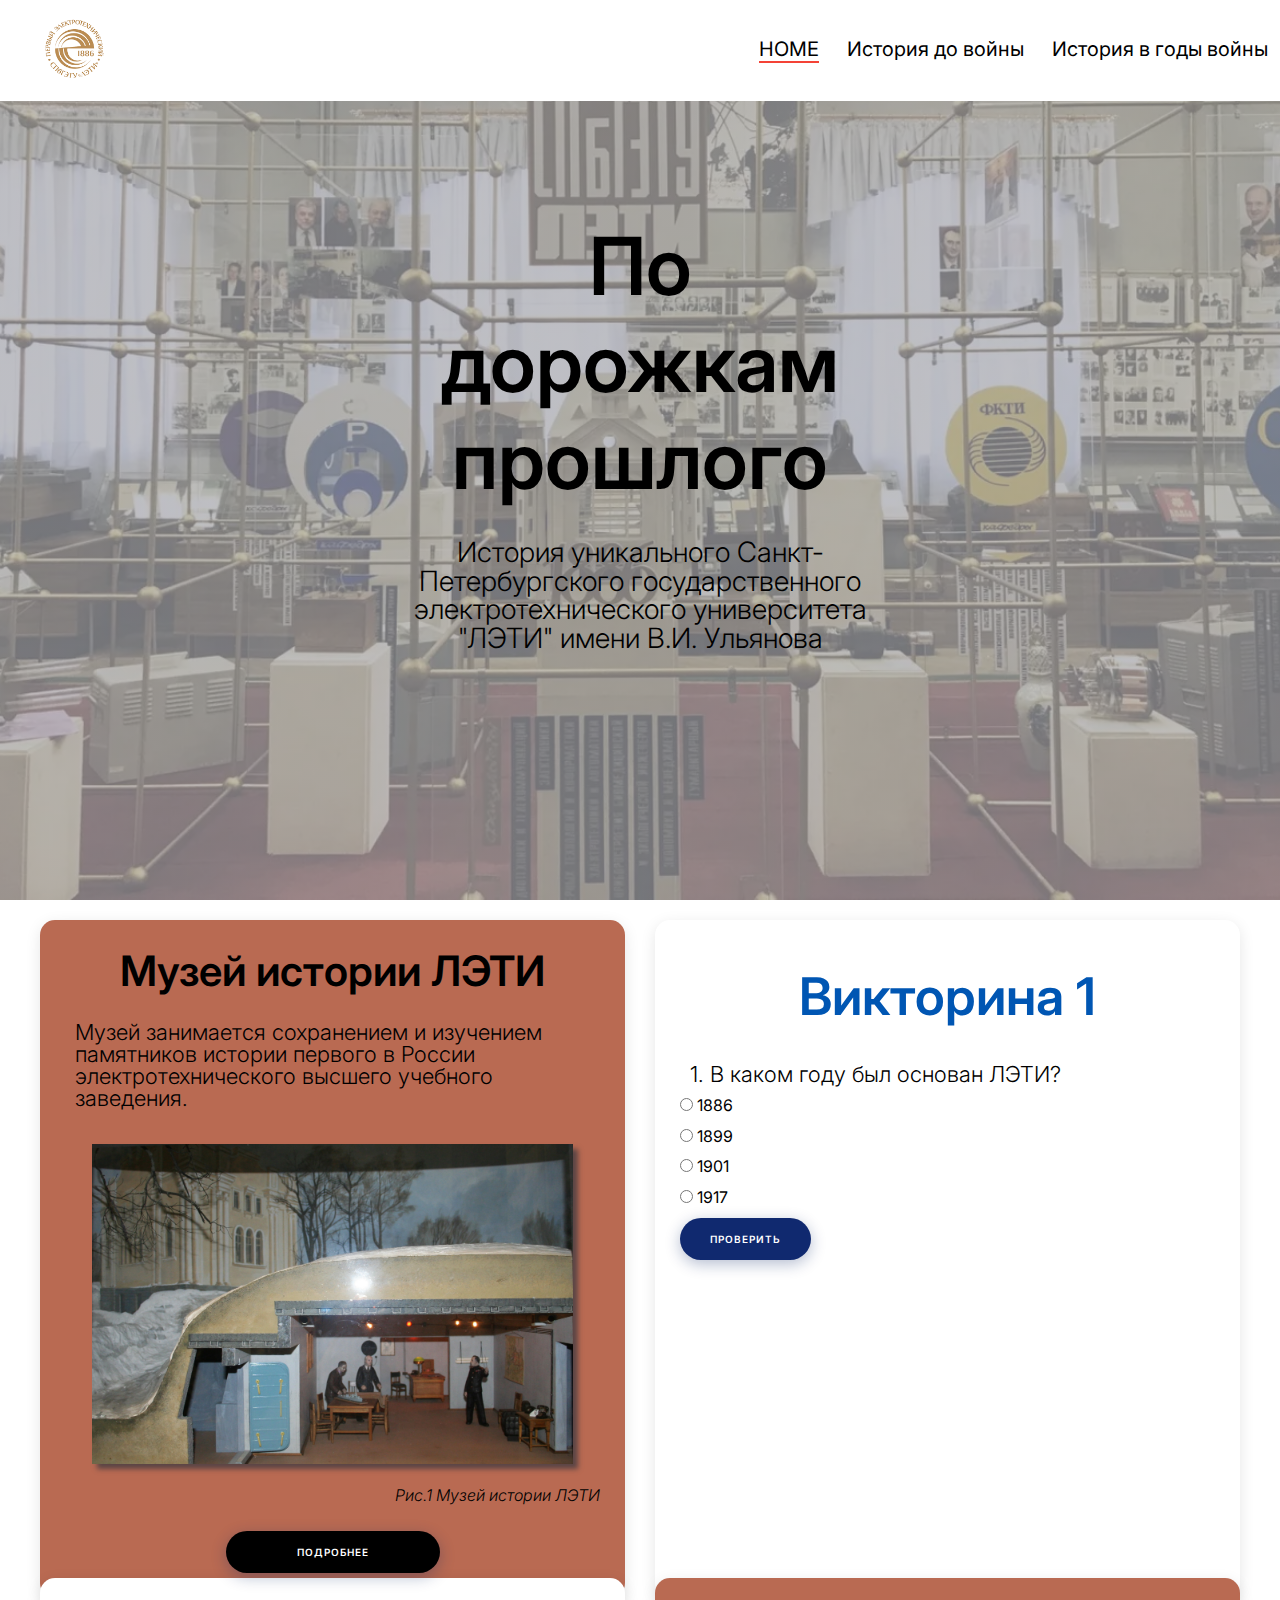
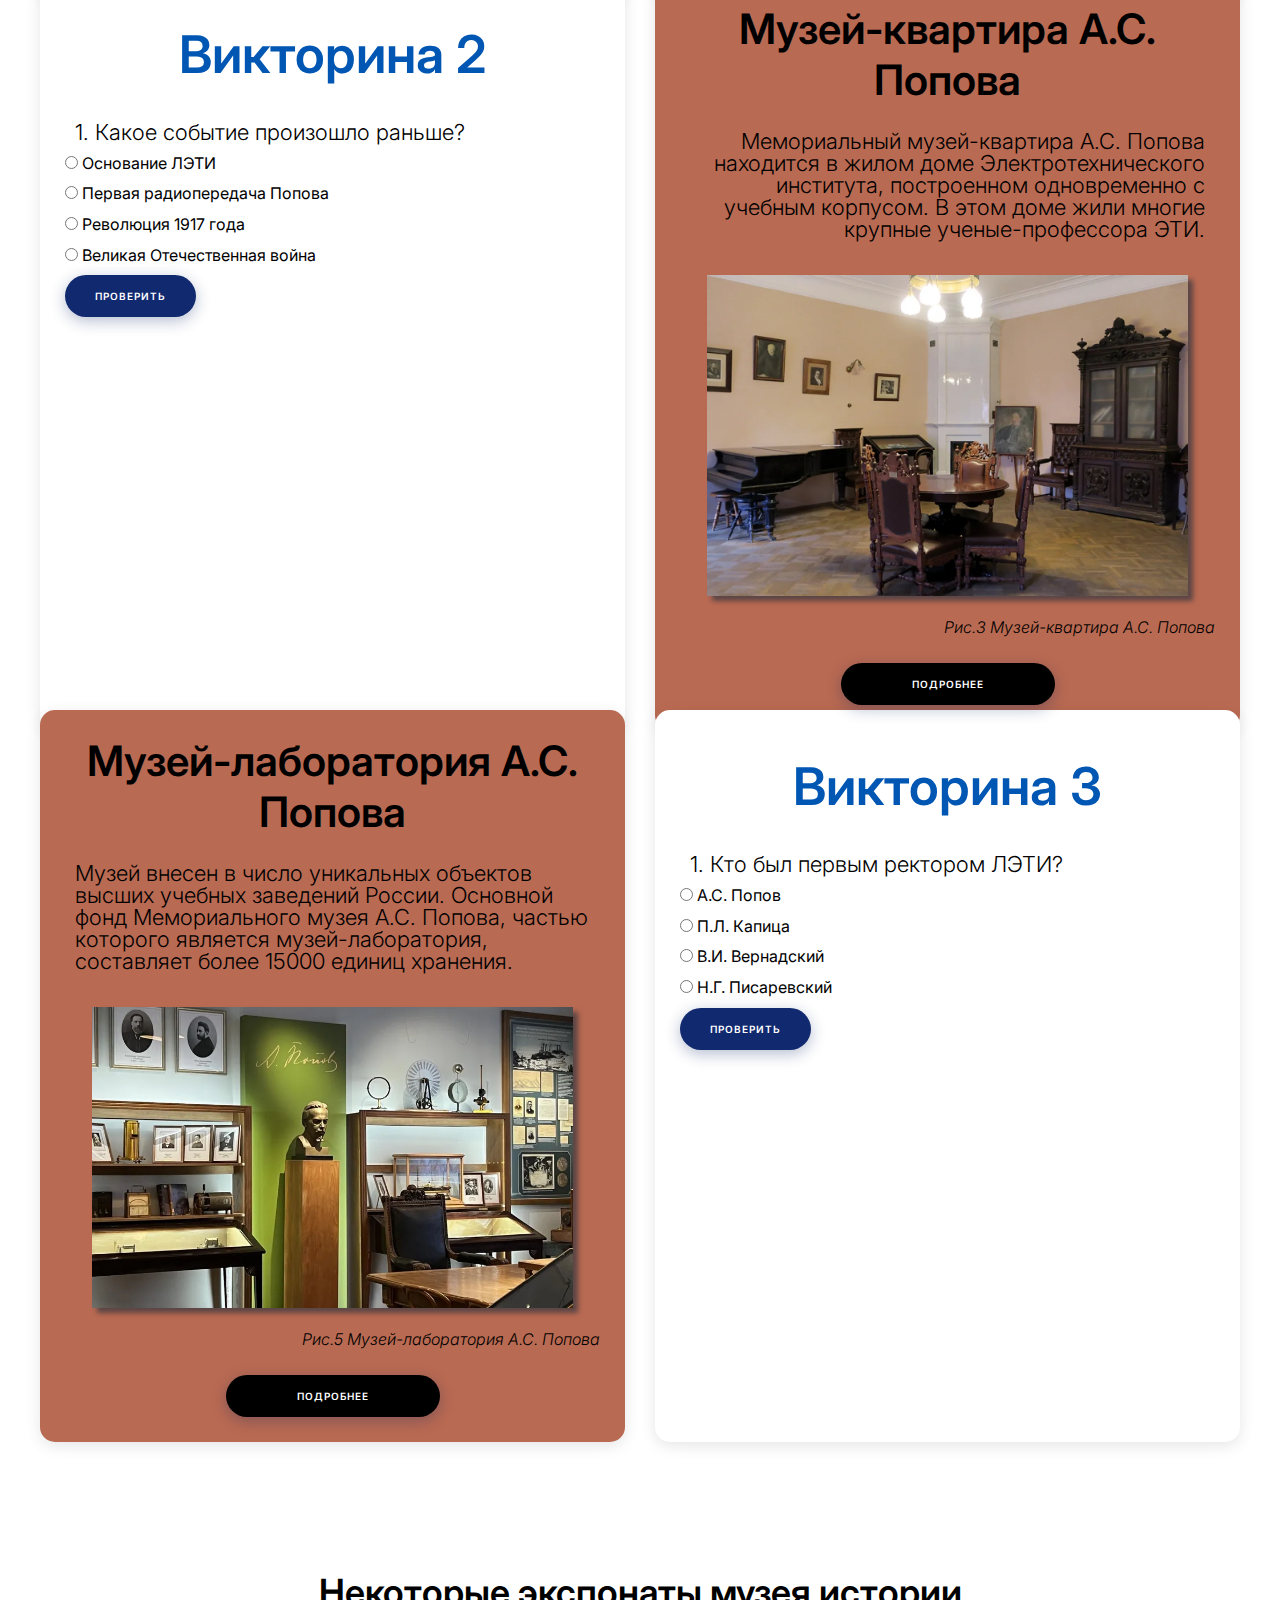
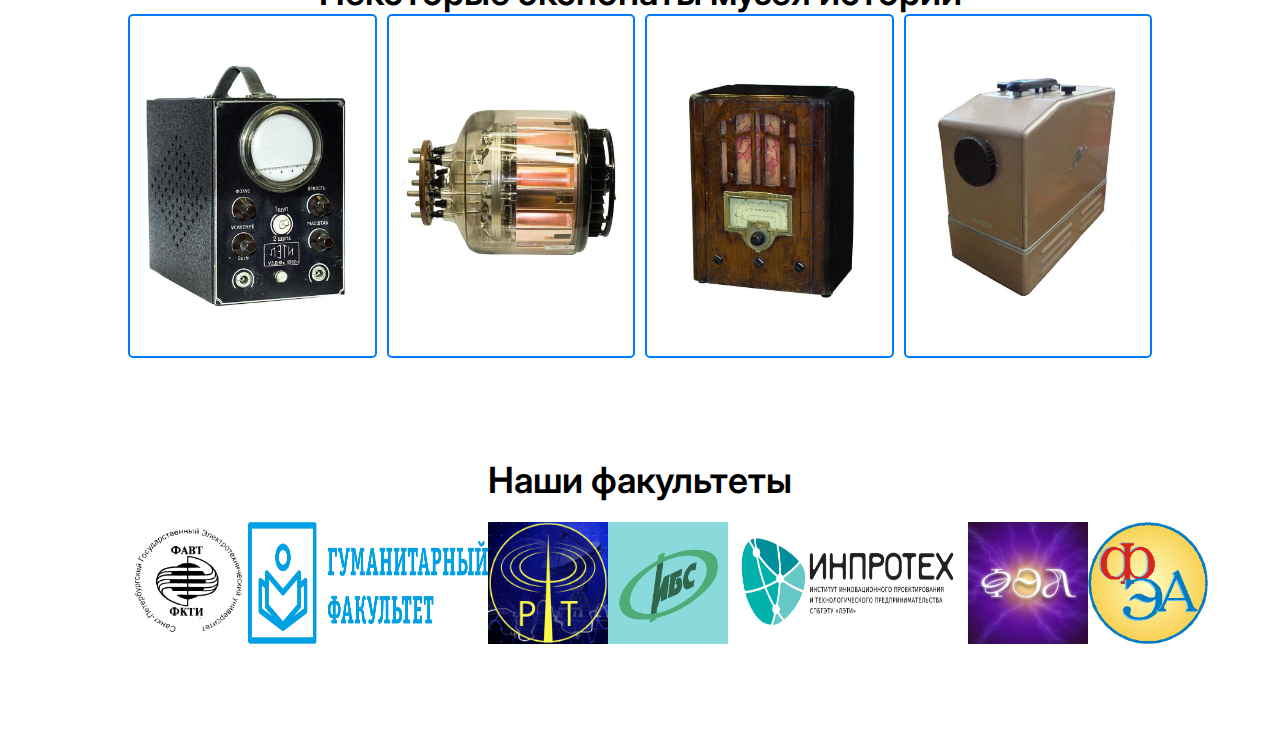
<file: index.html>
<!DOCTYPE html>
<html>
<head>
    <meta name="viewport" content="with-device-width, initial-scale=1.0">
    <title>Elhistory</title>
    <link rel="stylesheet" href="styles/style.css">
    <link rel="preconnect" href="https://fonts.googleapis.com">
    <link rel="preconnect" href="https://fonts.gstatic.com" crossorigin>
    <link href="https://fonts.googleapis.com/css2?family=Inter:ital,opsz,wght@0,14..32,100..900;1,14..32,100..900&display=swap" rel="stylesheet">
</head>
<body>
    <div class="header-wrapper">
        <div class="header">
            <nav>
                <a href="index.html"><img src="images/logo_leti.png"></a>
                <div class="nav-links" id = "navLinks">
                    <ul>
                        <li id="active"><a href="index.html">HOME</a></li>
                        <li><a href="beforewar.html">История до войны</a></li>
                        <li><a href="warhistory.html">История в годы войны</a></li>
                    </ul>
                </div>
            </nav>

            <div class="text-box">
                <h3>По дорожкам прошлого</h3>
                <p>История уникального Санкт-Петербургского государственного 
                    электротехнического университета "ЛЭТИ" имени В.И. Ульянова
                </p>
            </div>
        </div>
    </div>
    
    <!--- leti-->
    <div class="card-container">
        <!-- Ряд 1 -->
        <div class="item-row">
            <div class="card-item">
                <div class="card" id="card1">
                    <h2>Музей истории ЛЭТИ</h2>
                    <p>Музей занимается сохранением и изучением памятников истории первого в России электротехнического высшего учебного заведения.</p>
                    <img src="images/muzej-istorii.jpg">
                    <p class="img-description">Рис.1 Музей истории ЛЭТИ</p>

                    <button class="card-btn openPopup" id="openPopup1"><a href="#">Подробнее</a></button>
                </div>
            </div>
            <div class="popup" id="popup1">
                <div class="popup-content">
                    <span class="close-btn closePopup" id="closePopup1">&times;</span>
                    <h2>Музей истории ЛЭТИ</h2>
                    <img src="images/bg.jpg">
                    <p class="img-description">Рис.2 Музей истории ЛЭТИ</p>
                    <p>На площади 120 м2 представлены документы и экспонаты, свидетельствующие об основных этапах развития и 
                        становления вуза, а также наиболее значимых событиях в развитии электротехнической науке России. 
                        Всего в фонде музея хранится более 44000 предметов, документов и фотоматериалов.</p>
                </div>
            </div>
            <div class="quiz-item">
                <div class="quiz-card" id="quiz1-container">
                    <h3>Викторина 1</h3>
                    <div class="quiz-content" id="quiz1"></div>
                    <button class="quiz-btn" onclick="checkAnswers('quiz1')">Проверить</button>
                    <div class="quiz-result" id="result1"></div>
                </div>
            </div>
        </div>
    
        <!-- Ряд 2 -->
        <div class="item-row">
            <div class="quiz-item">
                <div class="quiz-card" id="quiz2-container">
                    <h3>Викторина 2</h3>
                    <div class="quiz-content" id="quiz2"></div>
                    <button class="quiz-btn" onclick="checkAnswers('quiz2')">Проверить</button>
                    <div class="quiz-result" id="result2"></div>
                </div>
            </div>
            <div class="card-item">
                <div class="card" id="card2">
                    <h2>Музей-квартира А.С. Попова</h2>
                    <p>Мемориальный музей-квартира А.С. Попова находится в жилом доме Электротехнического института, построенном одновременно с 
                        учебным корпусом. В этом доме жили многие крупные ученые-профессора ЭТИ.</p>
                    <img src="images/kvpopova.jpg" alt="">
                    <p class="img-description">Рис.3 Музей-квартира А.С. Попова</p>
                    <button class="card-btn openPopup" id="openPopup2"><a href="#">Подробнее</a></button>
                </div>
            </div>
            <div class="popup" id="popup2">
                <div class="popup-content">
                    <span class="close-btn closePopup" id="closePopup2">&times;</span>
                    <h2>Музей-квартира А.С. Попова</h2>
                    <img src="images/kvpopova(2).jpg">
                    <p class="img-description">Рис.4 Музей-квартира А.С. Попова</p>
                    <p>В музее-квартире несомненный интерес представляет бытовая коллекция, в которую входит обстановка домашнего кабинета ученого, 
                        гостиной, столовой и спальной комнаты. Часть демонстрируемых предметов была передана в музей членами семьи Поповых, часть – 
                        подарена музею семьями их коллег и друзей.</p>
                </div>
            </div>
        </div>
    
        <!-- Ряд 3 -->
        <div class="item-row">
            <div class="card-item">
                <div class="card">
                    <h2>Музей-лаборатория А.С. Попова</h2>
                    <p>Музей внесен в число уникальных объектов высших учебных заведений России. Основной фонд Мемориального музея А.С. Попова, 
                        частью которого является музей-лаборатория, составляет более 15000 единиц хранения.</p>
                        <img src="images/muzej-laboratoriya-2025.jpg" alt="">
                        <p class="img-description">Рис.5 Музей-лаборатория А.С. Попова</p>
                    <button class="card-btn openPopup" id="openPopup3"><a href="#">Подробнее</a></button>
                </div>
            </div>
            <div class="quiz-item">
                <div class="quiz-card" id="quiz3-container">
                    <h3>Викторина 3</h3>
                    <div class="quiz-content" id="quiz3"></div>
                    <button class="quiz-btn" onclick="checkAnswers('quiz3')">Проверить</button>
                    <div class="quiz-result" id="result3"></div>
                </div>
            </div>
            <div class="popup" id="popup3">
                <div class="popup-content">
                    <span class="close-btn closePopup" id="closePopup3">&times;</span>
                    <h2>Музей-лаборатория А.С. Попова</h2>
                    <img src="images/muzej-laboratoriya-2025(3).jpg">
                    <p class="img-description">Рис.6 Музей-лаборатория А.С. Попова</p>
                    <p> В экспозиции демонстрируется более 30 уникальных экспонатов: измерительные приборы, 
                        лабораторное оборудование, образцы серийной аппаратуры беспроволочного телеграфирования.
                        12 образцов аппаратуры, демонстрируемых в экспозиции, сертифицированы как памятники науки и техники 1-й категории. 
                        Сертификаты выданы экспертным советом при Государственном Политехническом музее.</p>
                </div>
            </div>
        </div>    
    </div>
    
    <!--exhibits-->
<div class="exhibits">
    <h1>Некоторые экспонаты музея истории</h1>
    <div class="row">
        <div class="exhibits-col">
            
            <div class="device">
            <img src="images/UZD-10.jpg" class="openPopup" id="openPopup4">
            </div>
            
            <div class="device">
            <img src="images/GMI-25a.jpg" class="openPopup" id="openPopup5">
            </div>
            
            <div class="device">
            <img src="images/6h-1.jpg" class="openPopup" id="openPopup6">
            </div>

            <div class="device">
            <img src="images/Leti-60.jpg" class="openPopup" id="openPopup7">
            </div>     
        </div>
    </div>
</div>

<!---------расписываем музейные экспонаты--------->
<div class="popup" id="popup4">
    <div class="popup-content exhibit">     
        <span class="close-btn closePopup" id="closePopup4">&times;</span>
        <h2>Ультразвуковой дефектоскоп УЗД-10</h2>
            <img src="images/UZD-10.jpg">
            <p>Предназначен для обнаружения несплошностей и неоднородностей в изделии, определения их координат, 
                размеров и характера путем излучения импульсов ультразвуковых колебаний, приема и регистрации отраженных от неоднородностей 
                эхо-сигналов. Подарочный макет ультразвукового дефектоскопа содержит латунную табличку с надписью 
                «Изобретателю и научному руководителю Сергею Яковлевичу Соколову, 
                в день 25-летия со дня создания Ультразвуковой дефектоскопии от работников кафедры Электроакустики ЛЭТИ 17 ноября 1952 г.»</p>
    </div>
</div>

<div class="popup" id="popup5">
    <div class="popup-content exhibit">
        <span class="close-btn closePopup" id="closePopup5">&times;</span>
        <h2>Импульсный модуляторный тетрод ГМИ-25А</h2>
        <img src="images/GMI-25a.jpg">
        <p>Импульсный модуляторный тетрод предназначен для работы в импульсных модуляторах, 
            а также в качестве регулирующего элемента в электронных стабилизаторах. Прибор разработан на заводе «Светлана» (1969) 
            под руководством выпускницы ЛЭТИ (1939) Г. М. Московской (1916-1975). В 1966 за создание особо мощных генераторных и модуляторных 
            приборов Галине Михайловне Московской присвоено звание Героя Социалистического Труда.</p>
    </div>
</div>

<div class="popup" id="popup6">
    <div class="popup-content exhibit">
        <span class="close-btn closePopup" id="closePopup6">&times;</span>
        <h2>Радиоприемник 6H-1</h2>
        <img src="images/6h-1.jpg">
        <p>Радиоприёмник сетевой ламповый "6Н-1" ( 6-ти ламповый, Настольный, 1-я модель). Основой для разработки стал приёмник RCA Victor "6Т2". 
            "6Н-1" супергетеродин второго класса, рассчитанный на питание от сети переменного тока 110, 127, 220 вольт. 
            Диапазоны волн: ДВ "X" - 150...420 кгц, СВ "А" - 520...1600 кгц и КВ "С" - 5,8...20 мгц. Номинальная выходная мощность УНЧ приёмника 
            2 вт, максимальная (с искажениями до 15%) 4 вт. Потребляемая мощность ~ 70 вт. ПЧ равна 460 кгц. Передан в дар музею семьей 
            А. Б. Крайчика.</p>
        </div>
</div>

<div class="popup" id="popup7">
    <div class="popup-content exhibit">
        <span class="close-btn closePopup" id="closePopup7">&times;</span>
        <h2>Проекционный аппарат диафильмов ЛЭТИ-60</h2>
        <img src="images/Leti-60.jpg">
        <p> Предназначен для демонстрации на экране диафильмов и диапозитивов с кадрами размером 18х24 мм и 24х36 мм, 
            иллюстрирующими лекции и доклады. Прибор экспонировался на выставке достижений народного хозяйства СССР в 1961 году.</p>
        </div>
</div>

    
    
    
    <!---Leti_fac---->
    <div class="course">
        <h1>Наши факультеты</h1>
        <div class = "faculties">
            <img src="images/fkti.png">
            <img src="images/gf.png" id="gf">
            <img src="images/frt.png">
            <img src="images/fibs.jpg">
            <img src="images/inproteh.jpg" id="inproteh">
            <img src="images/fel.jpg">
            <img src="images/fea.jpg">
        </div>
    </div>

    <script src="script.js">


    </script>
</body>
</html>
</file>
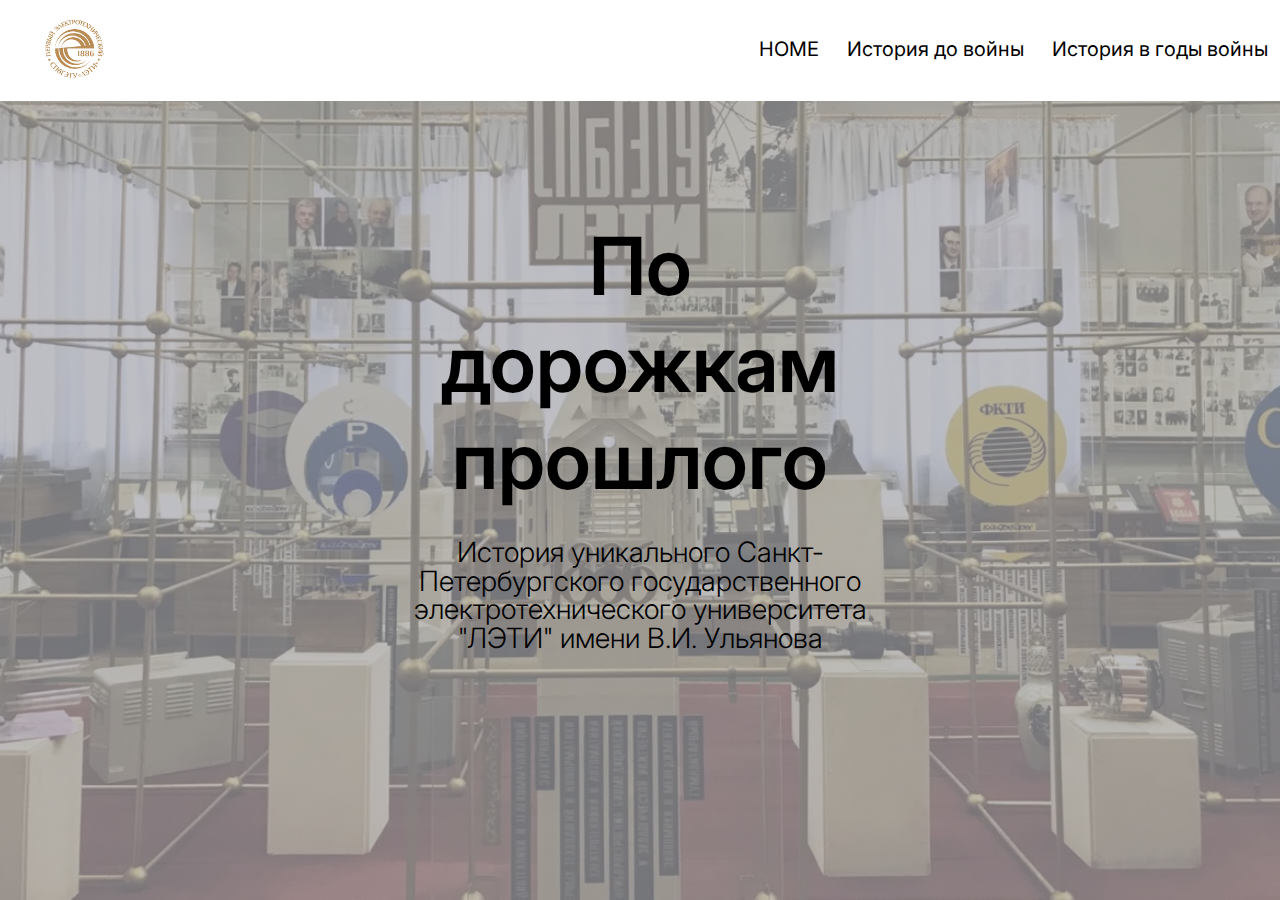
<file: nowadays.html>
<!DOCTYPE html>
<html>
<head>
    <meta name="viewport" content="with-device-width, initial-scale=1.0">
    <title>Elhistory</title>
    <link rel="stylesheet" href="styles/style.css">
    <link rel="preconnect" href="https://fonts.googleapis.com">
    <link rel="preconnect" href="https://fonts.gstatic.com" crossorigin>
    <link href="https://fonts.googleapis.com/css2?family=Inter:ital,opsz,wght@0,14..32,100..900;1,14..32,100..900&display=swap" rel="stylesheet">
</head>
<body>
    <div class="header-wrapper">
        <div class="header">
            <nav>
                <a href="index.html"><img src="images/logo_leti.png"></a>
                <div class="nav-links" id = "navLinks">
                    <ul>
                        <li><a href="index.html">HOME</a></li>
                        <li><a href="beforewar.html">История до войны</a></li>
                        <li><a href="warhistory.html">История в годы войны</a></li>
                    </ul>
                </div>
            </nav>

            <div class="text-box">
                <h3>По дорожкам прошлого</h3>
                <p>История уникального Санкт-Петербургского государственного 
                    электротехнического университета "ЛЭТИ" имени В.И. Ульянова
                </p>
            </div>
        </div>
    </div>

    <script src="script.js">
    </script>
</body>
</html>
</file>
<file: styles/style.css>
.inter-500 {
    font-family: "Inter", sans-serif;
    font-optical-sizing: auto;
    font-weight: 500;
    font-style: normal;
}
#active::after{
    content: '';
    width: 100%;
    height: 2px;
    background: #f44336;
    display: block;
    margin: auto;   
}
*{
    margin: 0;
    padding: 0;
    font-family: "Inter", sans-serif;
}

.header-wrapper{
    display: flex;
    align-items: center;
    margin-left: auto;
    margin-right: auto;
}
.header{
    min-height: 100vh;
    width: 100%;
    background: linear-gradient(rgba(162, 163, 171, 0.7), rgba(162, 163, 171, 0.7)), url(../images/bg.jpg);
    background-position: center;
    background-size: cover;
    position: relative;
}
nav{
    position: fixed;
    width: 100%;
    background-color: #fff;
    display: flex;
    justify-content: space-between;
    align-items: center;
    z-index: 100;
}
nav img{
    width: 150px;
}
.nav-links{
    flex: 1;
    text-align: right;
}
.nav-links ul li{
    list-style: none;
    display: inline-block;
    padding: 8px 12px;
    position: relative;
}
.nav-links ul li a{
    color: #000;
    text-decoration: none;
    font-size: 20px;
}
.nav-links ul li::after{
    content: '';
    width: 0%;
    height: 2px;
    background: #f44336;
    display: block;
    margin: auto;
    transition: 0.5s;
}
.nav-links ul li:hover::after{
    width: 100%;
}

.text-box{
    width: 40%;
    color: #000;
    font-size: 24px;
    position: absolute;
    text-align: center;
    top: 50%;
    left: 50%;
    transform: translate(-50%, -50%);
}
.text-box h3{
    font-size: 80px;
}
.text-box p{
    margin:10px 0 40px;
    font-size: 28px;
    line-height: 102%;
    color:#000;
}
.hero-btn{
    display: inline-block;
    text-decoration: none;
    color: #fff;
    border: 1px solid #fff;
    padding: 12px 34px;
    font-size: 13px;
    background: transparent;
    position: relative;
    cursor: pointer;
}
.hero-btn:hover{
    border: 1px solid #0069ba;
    background: #0069ba;
    transition: 1s;

}

h3 {
    font-size: 52px;
    padding: 10px;
}

.nav fa{
    display: none;
}

/*--- Leti---*/
.course{
    width: 80%;
    margin: auto;
    text-align: center;
    padding-top: 100px;
}
h1{
    font-size: 36px;
    font-weight: 600;
}

h2{
    font-size: 42px;
    font-weight: 600;
}

p{
    color: black;
    font-style: inherit;
    font-size: 22px;
    font-weight: 300;
    line-height: 22px;
    padding: 10px;
}

button {
    display: inline-block;
    padding: 15px 30px;
    background-color: #000000;
    color: white;
    border: none;
    border-radius: 50px;
    text-decoration: none;
    font-size: 10px;
    font-weight: 600;
    text-transform: uppercase;
    letter-spacing: 1px;
    cursor: pointer;
    position: relative;
    overflow: hidden;
    transition: all 0.4s ease-out;
    box-shadow: 0 4px 15px rgba(10, 36, 99, 0.3);
    text-align: center;
    text-decoration: none;
    min-width: 120px;
}

button:active {
    transform: translateY(-1px);
    box-shadow: 0 5px 15px rgba(10, 36, 99, 0.5);
}

button:focus:not(:active)::after {
    animation: ripple 0.6s ease-out;
}

@keyframes ripple {
    0% {
        transform: scale(0, 0);
        opacity: 0.5;
    }
    100% {
        transform: scale(20, 20);
        opacity: 0;
    }
}

button:hover::before {
    content: "";
    position: absolute;
    top: 0;
    left: 0;
    right: 0;
    bottom: 0;
    border-radius: 50px;
    background: radial-gradient(circle at center, rgba(255, 255, 255, 0.33) 0%, transparent 70%);
    animation: pulse 2s infinite;
}

@keyframes pulse {
    0% {
        transform: scale(0.95);
        opacity: 0.7;
    }
    70% {
        transform: scale(1.05);
        opacity: 0.4;
    }
    100% {
        transform: scale(0.95);
        opacity: 0.7;
    }
}

/* Faculties */

.faculties{ 
    padding-top: 20px;
    padding-bottom: 100px;
    display: flex;
    justify-content: space-around;
    width: 100%;
}
.faculties img{
    max-width: 120px;
}

#gf{
    max-width: 240px;
    flex: 2 1;
}

#inproteh{
    max-width: 240px;
    flex: 2 1;
}

.card-container {
    max-width: 1200px;
    margin: 0 auto;
    padding: 20px;
}

.item-row {
    display: flex;
    margin-bottom: 30px;
    gap: 30px;
}

.card-item, .quiz-item {
    flex: 1;
    min-width: 0;
}

/* Стили карточек */
.card {
    background: rgb(185, 106, 82);
    border-radius: 15px;
    box-shadow: 0 4px 15px rgba(0, 0, 0, 0.1);
    padding: 25px;
    height: 100%;
    display: flex;
    flex-direction: column;
    transition: transform 0.3s ease;
}

#card2{
    text-align: right;
}

.card img{
    box-shadow:5px 5px 5px #5b4545;
    transition: 0.5s;
    width: 90%;
    margin-left: auto;
    margin-right: auto;
}

.card img:hover{
    transform: scale(1.1);
}

.img-description{
    margin: 0 0 0 0;
    padding: 20px 0 0 0;
    font-size: 16px;
    font-style: italic;
    text-align: right;
}

.card:hover {
    transform: translateY(-5px);
}

.card h2 {
    color: #000000;
    margin-bottom: 15px;
    text-align: center;
}

.card p {
    flex-grow: 1;
}
.card-btn {
    width: 40%;
    margin-left: auto;
    margin-right: auto;
}
.card-btn a{
    text-decoration: none;
    color: #fff
}

/* popups */
.popup {
    display: none;
    position: fixed;
    top: 0;
    left: 0;
    width: 100%;
    height: 100%;
    background: rgba(0, 0, 0, 0.7);
    z-index: 1000;
    justify-content: center;
    align-items: center;
    margin-right: auto;
    margin-left: auto;
  }
  
  .popup img{
    box-shadow:5px 5px 5px #5b4545;
    transition: 0.5s;
    margin-top: 10px;
    margin-bottom: 10px;
    width: 90%;
  }
  .popup img:hover{
    transform: scale(1.1);
}

  .popup-content {
    background: white;
    padding: 20px;
    border-radius: 8px;
    max-width: 500px;
    width: 90%;
    position: relative;
    display: flex;
    flex-direction: column;
    justify-content: center;
    align-items: center; 
   
  }
  
  .close-btn {
    position: absolute;
    top: 10px;
    right: 15px;
    font-size: 24px;
    cursor: pointer;
  }
  
  .close-btn:hover {
    color: red;
  }
/* Quiz */

.quiz-card {
    background: white;
    border-radius: 15px;
    box-shadow: 0 4px 15px rgba(0, 0, 0, 0.1);
    padding: 25px;
    height: 100%;
    transition: transform 0.3s ease;
}

.quiz-card:hover {
    transform: translateY(-5px);
}

.quiz-card h3 {
    color: #0056b3;
    margin-bottom: 15px;
    text-align: center;
}

.quiz-questions {
    display: flex;
    flex-direction: column;
}

.quiz-questions label{
    padding-bottom: 2%;
}

@media (max-width: 700px) {
    .item-row {
        flex-direction: column;
    }
    
    .card-item, .quiz-item {
        width: 100%;
    }
    
    .item-row:nth-child(even) {
        flex-direction: column-reverse;
    }
}

.quiz-btn {
    background-color: #10296f;
}


.quiz-btn:hover {
    background-color: #1e3b8a;
    transform: translateY(-3px);
    box-shadow: 0 7px 20px rgba(10, 36, 99, 0.4);
}

h3{
    text-align: center;
    font-weight: 600;
    margin: 10px 0;
}
.course-col:hover{
    box-shadow: 0 0 20px 0px rgba(0,0,0,0.2);
}
@media(max-width:700px) {
    .row{
        flex-direction: column;
    }
}

/*--------экспонаты---------*/
.exhibits{
    width: 80%;
    margin: auto;
    text-align: center;
    padding-top: 10%;
}
.exhibits-col{
    display: flex; 
    gap: 10px;
}
.exhibits-col img{
    max-width: 100%; 
    height: auto; 
    border-radius: 5px; 
}
.device {
    height: auto; 
    border: 2px solid #007bff; 
    border-radius: 5px; 
    transition: transform 0.3s, box-shadow 0.3s; 
}

.device:hover {
    transform: scale(1.05); 
    box-shadow: 0 4px 15px rgba(2, 88, 180, 0.907); 
}

.exhibit{
    display: block;
    position: fixed; 
    width: 100%;
    height: 100%;
    overflow: auto;
    background-color: rgba(0, 0, 0, 0.7);
    background-color: #fff;
    margin-right: auto;
    margin-left: auto;
    padding: 20px;
    border: 1px solid #888;
    width: 80%;
    max-width: 600px;
    border-radius: 10px;
    box-shadow: 0 4px 8px rgba(0, 0, 0, 0.2);
    max-height: 90vh;
}
.exhibit img{
    max-width: 50%;
    height: auto;
    border-radius: 5px;
}
.exhibit img:hover{
    transform: scale(1.0);
}
/*WARHISTORY*/
.war-image{
    max-width: 100%;  
    height: auto;
    display: block;  
    margin: 20px auto; 
    border-radius: 8px; 
    box-shadow: 0 4px 8px rgba(0, 0, 0, 0.1);
}
.war-image-2{
    max-width: 100%;  
    height: auto;
    display: block;  
    margin: 20px auto; 
    border-radius: 8px; 
    box-shadow: 0 4px 8px rgba(0, 0, 0, 0.1);
}
.war-image-3{
    max-width: 100%;  
    height: auto;
    display: block;  
    margin: 20px auto; 
    border-radius: 8px; 
    box-shadow: 0 4px 8px rgba(0, 0, 0, 0.1);
    float: right;
}
.bwar-image{
    max-width: 100%;  
    height: auto;
    display: block;  
    margin: 20px auto; 
    border-radius: 8px; 
    box-shadow: 0 4px 8px rgba(0, 0, 0, 0.1);
}
.bwar-image-2{
    max-width: 100%;  
    height: auto;
    display: block;  
    margin: 20px auto; 
    border-radius: 8px; 
    box-shadow: 0 4px 8px rgba(0, 0, 0, 0.1);
}
</file>
